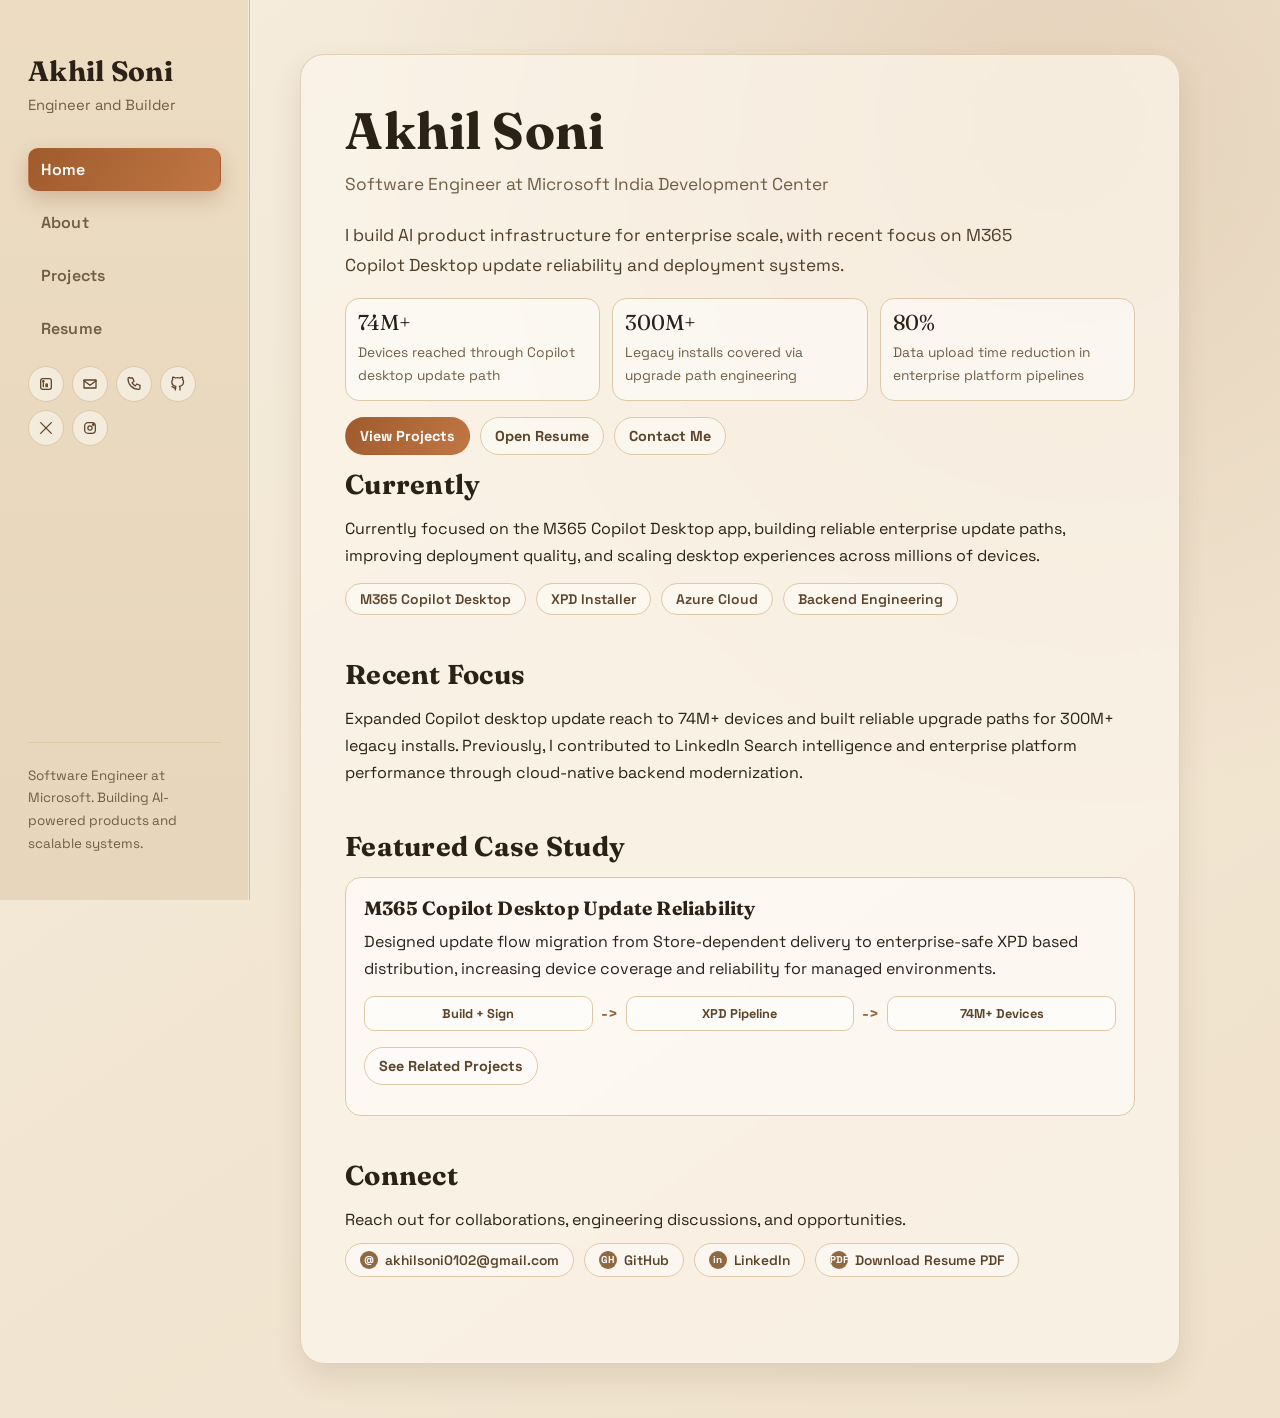
<file: index.html>
<!DOCTYPE html>
<html lang="en">
<head>
  <meta charset="UTF-8">
  <title>Akhil Soni</title>
  <meta name="viewport" content="width=device-width, initial-scale=1.0">
  <meta name="description" content="Akhil Soni - Software Engineer at Microsoft building M365 Copilot desktop experiences, intelligent search systems, and reliable cloud platforms.">
  <meta property="og:title" content="Akhil Soni | Software Engineer">
  <meta property="og:description" content="M365 Copilot Desktop, AI systems, and scalable platform engineering.">
  <meta property="og:type" content="website">
  <meta property="og:image" content="/assets/og-image.svg">
  <meta name="twitter:card" content="summary_large_image">
  <meta name="twitter:title" content="Akhil Soni | Software Engineer">
  <meta name="twitter:description" content="M365 Copilot Desktop, AI systems, and scalable platform engineering.">
  <meta name="twitter:image" content="/assets/og-image.svg">
  <link rel="icon" type="image/svg+xml" href="/assets/favicon.svg">
  <link rel="stylesheet" href="css/styles.css">
</head>
<body>
  <div class="sidebar">
    <div class="brand">
      <h2 class="name"><a class="brand-link" href="/">Akhil Soni</a></h2>
      <p class="tag">Engineer and Builder</p>
    </div>
    <nav class="nav-links" aria-label="Primary">
      <a class="active" href="/">Home</a>
      <a href="/pages/about.html">About</a>
      <a href="/pages/projects.html">Projects</a>
      <a href="/pages/resume.html">Resume</a>
    </nav>
    <div class="sidebar-social" aria-label="Contact links">
      <a class="social-icon-link" href="https://linkedin.com/in/akhilsoni/" target="_blank" rel="noopener noreferrer" aria-label="LinkedIn" title="LinkedIn"><svg viewBox="0 0 24 24" aria-hidden="true"><rect x="4" y="4" width="16" height="16" rx="3"></rect><path d="M8 10v6"></path><circle cx="8" cy="8" r="1"></circle><path d="M12 16v-3.2c0-1.2 2-1.2 2 0V16"></path></svg></a>
      <a class="social-icon-link" href="mailto:akhilsoni0102@gmail.com" aria-label="Email" title="Email"><svg viewBox="0 0 24 24" aria-hidden="true"><path d="M3 6h18v12H3z"></path><path d="m3 7 9 7 9-7"></path></svg></a>
      <a class="social-icon-link" href="tel:+918349598224" aria-label="Phone" title="Phone"><svg viewBox="0 0 24 24" aria-hidden="true"><path d="M6 3h4l2 5-3 2a14 14 0 0 0 5 5l2-3 5 2v4c0 1-1 2-2 2-8.8 0-16-7.2-16-16 0-1.1.9-2 2-2z"></path></svg></a>
      <a class="social-icon-link" href="https://github.com/AkhilSoni0102" target="_blank" rel="noopener noreferrer" aria-label="GitHub" title="GitHub"><svg viewBox="0 0 24 24" aria-hidden="true"><path d="M9 18c-4 1.2-4-2-6-2"></path><path d="M15 21v-3.2a3.1 3.1 0 0 0-.9-2.4c3-.3 6.2-1.5 6.2-6.6a5.1 5.1 0 0 0-1.4-3.6 4.8 4.8 0 0 0-.1-3.6s-1.2-.4-3.8 1.4a13 13 0 0 0-7 0c-2.6-1.8-3.8-1.4-3.8-1.4a4.8 4.8 0 0 0-.1 3.6 5.1 5.1 0 0 0-1.4 3.6c0 5 3.2 6.3 6.2 6.6a3.1 3.1 0 0 0-.9 2.4V21"></path></svg></a>
      <a class="social-icon-link" href="https://x.com/_AkhilSoni" target="_blank" rel="noopener noreferrer" aria-label="X" title="X"><svg viewBox="0 0 24 24" aria-hidden="true"><path d="M4 4l16 16"></path><path d="M20 4 4 20"></path></svg></a>
      <a class="social-icon-link" href="https://www.instagram.com/akhil.j34/" target="_blank" rel="noopener noreferrer" aria-label="Instagram" title="Instagram"><svg viewBox="0 0 24 24" aria-hidden="true"><rect x="4" y="4" width="16" height="16" rx="5"></rect><circle cx="12" cy="12" r="3.2"></circle><circle cx="17" cy="7" r="1"></circle></svg></a>
    </div>
    <p class="sidebar-note">Software Engineer at Microsoft. Building AI-powered products and scalable systems.</p>
  </div>

  <div class="main">
    <div class="container">
      <h1>Akhil Soni</h1>
      <p class="subtitle">
        Software Engineer at Microsoft India Development Center
      </p>
      <p class="hero-intro">
        I build AI product infrastructure for enterprise scale, with recent focus on M365 Copilot Desktop update reliability and deployment systems.
      </p>

      <div class="impact-grid" aria-label="Featured impact">
        <div class="impact-card">
          <span class="impact-value">74M+</span>
          <p class="impact-label">Devices reached through Copilot desktop update path</p>
        </div>
        <div class="impact-card">
          <span class="impact-value">300M+</span>
          <p class="impact-label">Legacy installs covered via upgrade path engineering</p>
        </div>
        <div class="impact-card">
          <span class="impact-value">80%</span>
          <p class="impact-label">Data upload time reduction in enterprise platform pipelines</p>
        </div>
      </div>

      <div class="cta-row">
        <a class="cta-button primary" href="/pages/projects.html" data-track="home_cta_projects">View Projects</a>
        <a class="cta-button secondary" href="/pages/resume.html" data-track="home_cta_resume">Open Resume</a>
        <a class="cta-button secondary" href="mailto:akhilsoni0102@gmail.com" data-track="home_cta_contact">Contact Me</a>
      </div>

      <div class="section">
        <h2>Currently</h2>
        <p>
          Currently focused on the M365 Copilot Desktop app, building reliable enterprise update paths, improving deployment quality, and scaling desktop experiences across millions of devices.
        </p>
        <div class="chip-row">
          <span class="chip">M365 Copilot Desktop</span>
          <span class="chip">XPD Installer</span>
          <span class="chip">Azure Cloud</span>
          <span class="chip">Backend Engineering</span>
        </div>
      </div>

      <div class="section">
        <h2>Recent Focus</h2>
        <p>
          Expanded Copilot desktop update reach to 74M+ devices and built reliable upgrade paths for 300M+ legacy installs. Previously, I contributed to LinkedIn Search intelligence and enterprise platform performance through cloud-native backend modernization.
        </p>
      </div>

      <div class="section">
        <h2>Featured Case Study</h2>
        <article class="case-study">
          <h3>M365 Copilot Desktop Update Reliability</h3>
          <p>
            Designed update flow migration from Store-dependent delivery to enterprise-safe XPD based distribution, increasing device coverage and reliability for managed environments.
          </p>
          <div class="mini-diagram" aria-label="Update flow diagram">
            <div class="mini-node">Build + Sign</div>
            <div class="mini-arrow">-></div>
            <div class="mini-node">XPD Pipeline</div>
            <div class="mini-arrow">-></div>
            <div class="mini-node">74M+ Devices</div>
          </div>
          <div class="cta-row">
            <a class="cta-button secondary" href="/pages/projects.html" data-track="home_case_study_details">See Related Projects</a>
          </div>
        </article>
      </div>

      <div class="section">
        <h2>Connect</h2>
        <p>
          Reach out for collaborations, engineering discussions, and opportunities.
        </p>
        <div class="meta-links">
          <a class="meta-link" href="mailto:akhilsoni0102@gmail.com" aria-label="Email Akhil Soni">
            <span class="clip-icon" aria-hidden="true">@</span>
            akhilsoni0102@gmail.com
          </a>
          <a class="meta-link" href="https://github.com/AkhilSoni0102" target="_blank" rel="noopener noreferrer" aria-label="Open GitHub profile" data-track="home_connect_github">
            <span class="clip-icon" aria-hidden="true">GH</span>
            GitHub
          </a>
          <a class="meta-link" href="https://linkedin.com/in/akhilsoni/" target="_blank" rel="noopener noreferrer" aria-label="Open LinkedIn profile" data-track="home_connect_linkedin">
            <span class="clip-icon" aria-hidden="true">in</span>
            LinkedIn
          </a>
          <a class="meta-link" href="/assets/Akhil_Soni_Resume.pdf" download aria-label="Download resume PDF" data-track="home_connect_resume_pdf">
            <span class="clip-icon" aria-hidden="true">PDF</span>
            Download Resume PDF
          </a>
        </div>
      </div>
    </div>
  </div>
  <script src="/assets/js/analytics.js" defer></script>
</body>
</html>
</file>
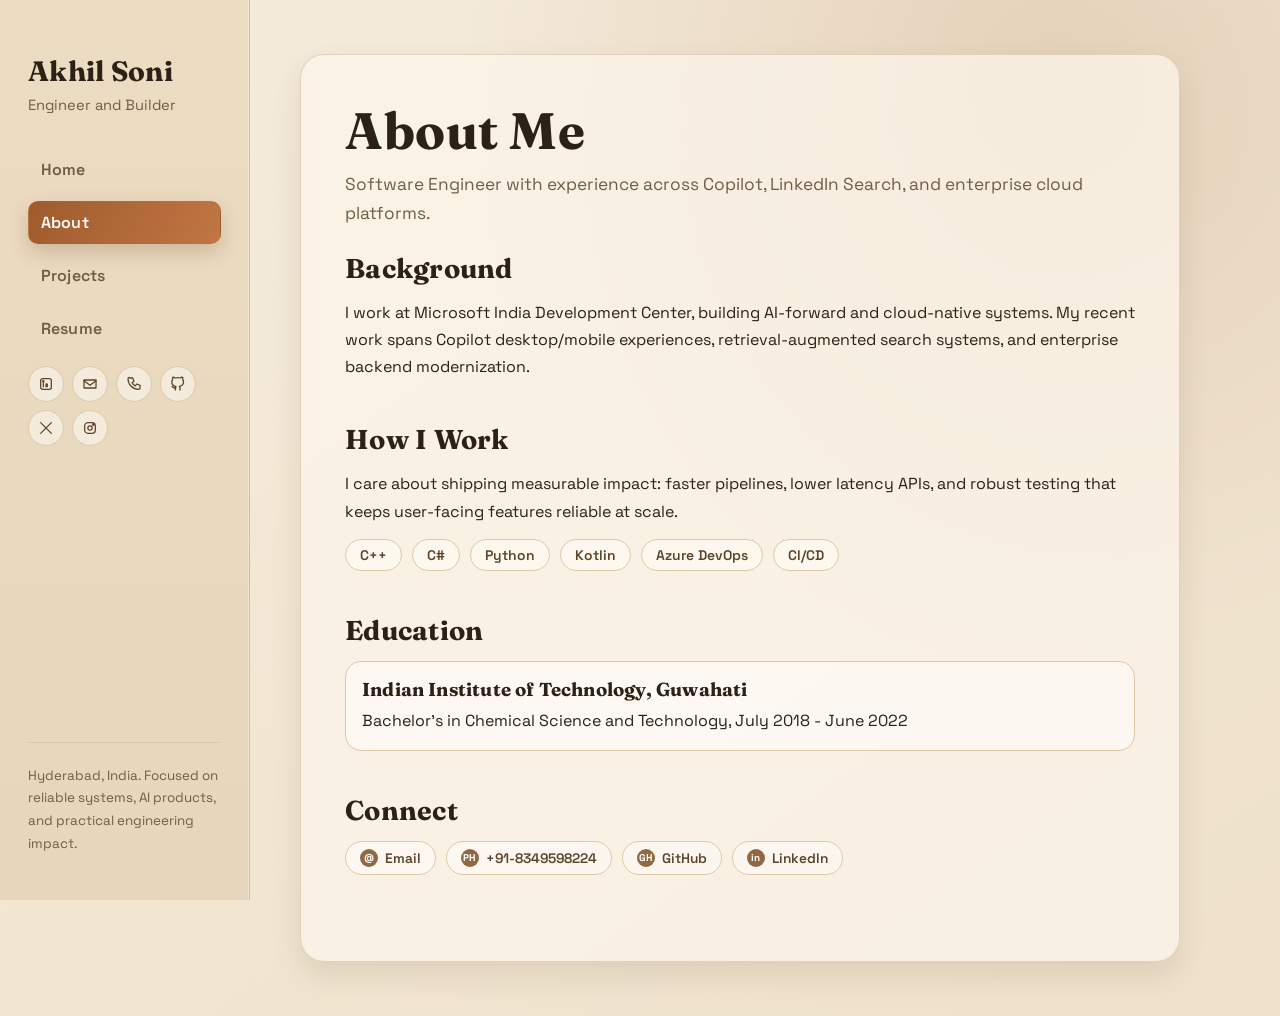
<file: pages/about.html>
<!DOCTYPE html>
<html lang="en">
<head>
  <meta charset="UTF-8">
  <title>About - Akhil Soni</title>
  <meta name="viewport" content="width=device-width, initial-scale=1.0">
  <meta name="description" content="About Akhil Soni - Software Engineer at Microsoft with experience across Copilot, LinkedIn Search, and enterprise cloud platforms.">
  <meta property="og:title" content="About | Akhil Soni">
  <meta property="og:description" content="Experience in AI products, backend systems, and platform modernization.">
  <meta property="og:type" content="profile">
  <meta property="og:image" content="/assets/og-image.svg">
  <meta name="twitter:card" content="summary_large_image">
  <link rel="icon" type="image/svg+xml" href="/assets/favicon.svg">
  <link rel="stylesheet" href="../css/styles.css">
</head>
<body>
  <div class="sidebar">
    <div class="brand">
      <h2 class="name"><a class="brand-link" href="/">Akhil Soni</a></h2>
      <p class="tag">Engineer and Builder</p>
    </div>
    <nav class="nav-links" aria-label="Primary">
      <a href="/">Home</a>
      <a class="active" href="/pages/about.html">About</a>
      <a href="/pages/projects.html">Projects</a>
      <a href="/pages/resume.html">Resume</a>
    </nav>
    <div class="sidebar-social" aria-label="Contact links">
      <a class="social-icon-link" href="https://linkedin.com/in/akhilsoni/" target="_blank" rel="noopener noreferrer" aria-label="LinkedIn" title="LinkedIn"><svg viewBox="0 0 24 24" aria-hidden="true"><rect x="4" y="4" width="16" height="16" rx="3"></rect><path d="M8 10v6"></path><circle cx="8" cy="8" r="1"></circle><path d="M12 16v-3.2c0-1.2 2-1.2 2 0V16"></path></svg></a>
      <a class="social-icon-link" href="mailto:akhilsoni0102@gmail.com" aria-label="Email" title="Email"><svg viewBox="0 0 24 24" aria-hidden="true"><path d="M3 6h18v12H3z"></path><path d="m3 7 9 7 9-7"></path></svg></a>
      <a class="social-icon-link" href="tel:+918349598224" aria-label="Phone" title="Phone"><svg viewBox="0 0 24 24" aria-hidden="true"><path d="M6 3h4l2 5-3 2a14 14 0 0 0 5 5l2-3 5 2v4c0 1-1 2-2 2-8.8 0-16-7.2-16-16 0-1.1.9-2 2-2z"></path></svg></a>
      <a class="social-icon-link" href="https://github.com/AkhilSoni0102" target="_blank" rel="noopener noreferrer" aria-label="GitHub" title="GitHub"><svg viewBox="0 0 24 24" aria-hidden="true"><path d="M9 18c-4 1.2-4-2-6-2"></path><path d="M15 21v-3.2a3.1 3.1 0 0 0-.9-2.4c3-.3 6.2-1.5 6.2-6.6a5.1 5.1 0 0 0-1.4-3.6 4.8 4.8 0 0 0-.1-3.6s-1.2-.4-3.8 1.4a13 13 0 0 0-7 0c-2.6-1.8-3.8-1.4-3.8-1.4a4.8 4.8 0 0 0-.1 3.6 5.1 5.1 0 0 0-1.4 3.6c0 5 3.2 6.3 6.2 6.6a3.1 3.1 0 0 0-.9 2.4V21"></path></svg></a>
      <a class="social-icon-link" href="https://x.com/_AkhilSoni" target="_blank" rel="noopener noreferrer" aria-label="X" title="X"><svg viewBox="0 0 24 24" aria-hidden="true"><path d="M4 4l16 16"></path><path d="M20 4 4 20"></path></svg></a>
      <a class="social-icon-link" href="https://www.instagram.com/akhil.j34/" target="_blank" rel="noopener noreferrer" aria-label="Instagram" title="Instagram"><svg viewBox="0 0 24 24" aria-hidden="true"><rect x="4" y="4" width="16" height="16" rx="5"></rect><circle cx="12" cy="12" r="3.2"></circle><circle cx="17" cy="7" r="1"></circle></svg></a>
    </div>
    <p class="sidebar-note">Hyderabad, India. Focused on reliable systems, AI products, and practical engineering impact.</p>
  </div>

  <div class="main">
    <div class="container">
      <h1>About Me</h1>
      <p class="subtitle">Software Engineer with experience across Copilot, LinkedIn Search, and enterprise cloud platforms.</p>

      <div class="section">
        <h2>Background</h2>
        <p>
          I work at Microsoft India Development Center, building AI-forward and cloud-native systems. My recent work spans Copilot desktop/mobile experiences, retrieval-augmented search systems, and enterprise backend modernization.
        </p>
      </div>

      <div class="section">
        <h2>How I Work</h2>
        <p>
          I care about shipping measurable impact: faster pipelines, lower latency APIs, and robust testing that keeps user-facing features reliable at scale.
        </p>
        <div class="chip-row">
          <span class="chip">C++</span>
          <span class="chip">C#</span>
          <span class="chip">Python</span>
          <span class="chip">Kotlin</span>
          <span class="chip">Azure DevOps</span>
          <span class="chip">CI/CD</span>
        </div>
      </div>

      <div class="section">
        <h2>Education</h2>
        <div class="edu-card">
          <h3>Indian Institute of Technology, Guwahati</h3>
          <p>Bachelor's in Chemical Science and Technology, July 2018 - June 2022</p>
        </div>
      </div>

      <div class="section">
        <h2>Connect</h2>
        <div class="meta-links">
          <a class="meta-link" href="mailto:akhilsoni0102@gmail.com" aria-label="Email Akhil Soni">
            <span class="clip-icon" aria-hidden="true">@</span>
            Email
          </a>
          <a class="meta-link" href="tel:+918349598224" aria-label="Call Akhil Soni">
            <span class="clip-icon" aria-hidden="true">PH</span>
            +91-8349598224
          </a>
          <a class="meta-link" href="https://github.com/AkhilSoni0102" target="_blank" rel="noopener noreferrer" aria-label="Open GitHub profile" data-track="about_connect_github">
            <span class="clip-icon" aria-hidden="true">GH</span>
            GitHub
          </a>
          <a class="meta-link" href="https://linkedin.com/in/akhilsoni/" target="_blank" rel="noopener noreferrer" aria-label="Open LinkedIn profile" data-track="about_connect_linkedin">
            <span class="clip-icon" aria-hidden="true">in</span>
            LinkedIn
          </a>
        </div>
      </div>
    </div>
  </div>
  <script src="/assets/js/analytics.js" defer></script>
</body>
</html>
</file>
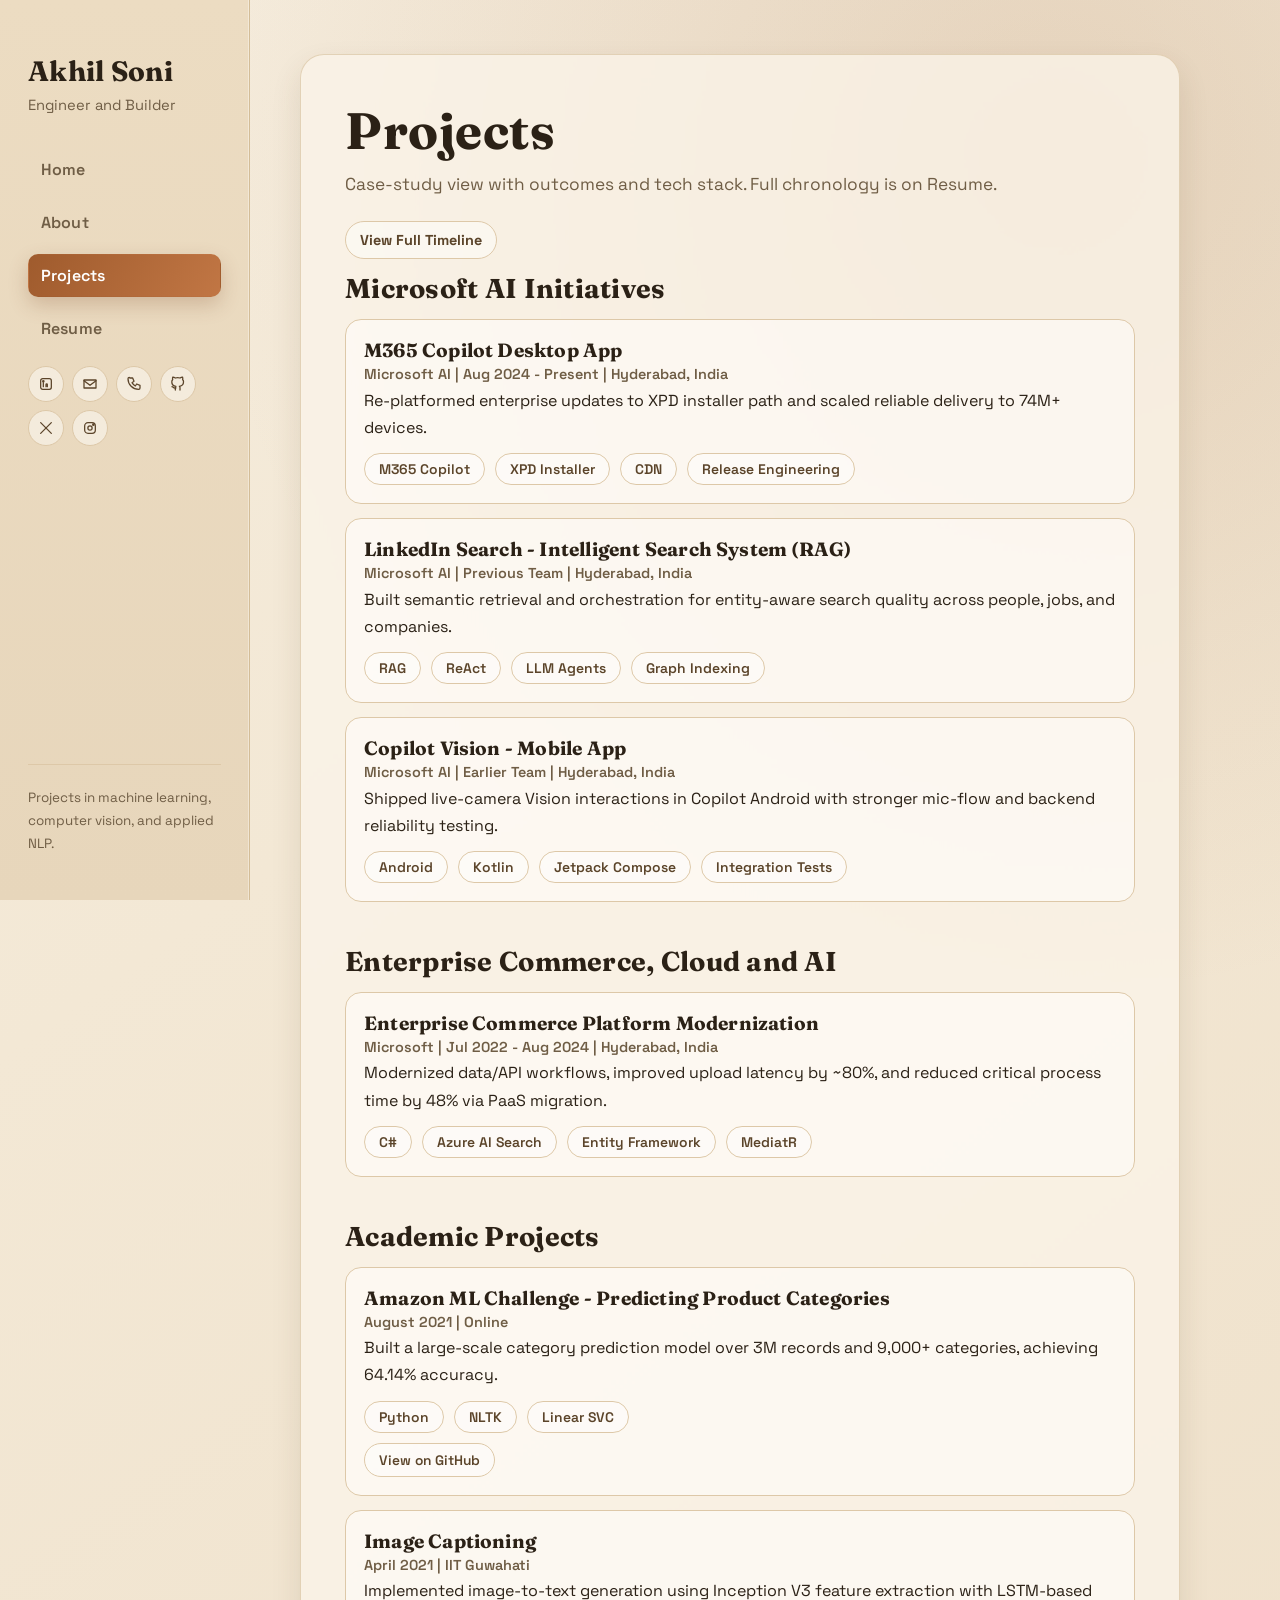
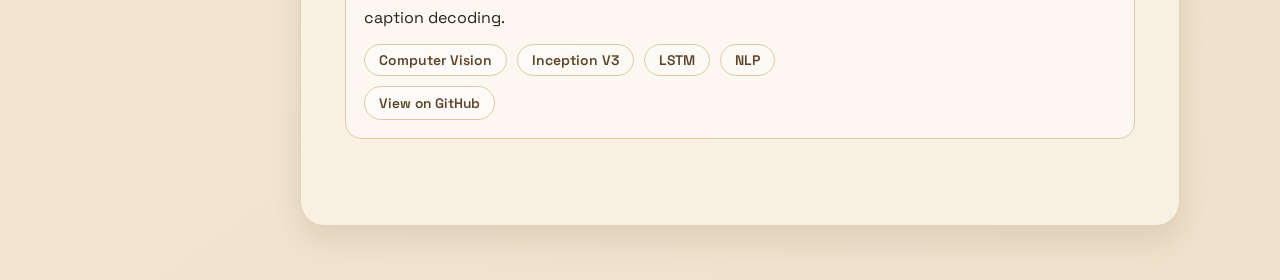
<file: pages/projects.html>
<!DOCTYPE html>
<html lang="en">
<head>
  <meta charset="UTF-8">
  <title>Projects - Akhil Soni</title>
  <meta name="viewport" content="width=device-width, initial-scale=1.0">
  <meta name="description" content="Selected case studies by Akhil Soni across M365 Copilot Desktop, LinkedIn Search, enterprise commerce modernization, and ML projects.">
  <meta property="og:title" content="Projects | Akhil Soni">
  <meta property="og:description" content="Concise engineering case studies with measurable outcomes and technology stack.">
  <meta property="og:type" content="website">
  <meta property="og:image" content="/assets/og-image.svg">
  <meta name="twitter:card" content="summary_large_image">
  <link rel="icon" type="image/svg+xml" href="/assets/favicon.svg">
  <link rel="stylesheet" href="../css/styles.css">
</head>
<body>
  <div class="sidebar">
    <div class="brand">
      <h2 class="name"><a class="brand-link" href="/">Akhil Soni</a></h2>
      <p class="tag">Engineer and Builder</p>
    </div>
    <nav class="nav-links" aria-label="Primary">
      <a href="/">Home</a>
      <a href="/pages/about.html">About</a>
      <a class="active" href="/pages/projects.html">Projects</a>
      <a href="/pages/resume.html">Resume</a>
    </nav>
    <div class="sidebar-social" aria-label="Contact links">
      <a class="social-icon-link" href="https://linkedin.com/in/akhilsoni/" target="_blank" rel="noopener noreferrer" aria-label="LinkedIn" title="LinkedIn"><svg viewBox="0 0 24 24" aria-hidden="true"><rect x="4" y="4" width="16" height="16" rx="3"></rect><path d="M8 10v6"></path><circle cx="8" cy="8" r="1"></circle><path d="M12 16v-3.2c0-1.2 2-1.2 2 0V16"></path></svg></a>
      <a class="social-icon-link" href="mailto:akhilsoni0102@gmail.com" aria-label="Email" title="Email"><svg viewBox="0 0 24 24" aria-hidden="true"><path d="M3 6h18v12H3z"></path><path d="m3 7 9 7 9-7"></path></svg></a>
      <a class="social-icon-link" href="tel:+918349598224" aria-label="Phone" title="Phone"><svg viewBox="0 0 24 24" aria-hidden="true"><path d="M6 3h4l2 5-3 2a14 14 0 0 0 5 5l2-3 5 2v4c0 1-1 2-2 2-8.8 0-16-7.2-16-16 0-1.1.9-2 2-2z"></path></svg></a>
      <a class="social-icon-link" href="https://github.com/AkhilSoni0102" target="_blank" rel="noopener noreferrer" aria-label="GitHub" title="GitHub"><svg viewBox="0 0 24 24" aria-hidden="true"><path d="M9 18c-4 1.2-4-2-6-2"></path><path d="M15 21v-3.2a3.1 3.1 0 0 0-.9-2.4c3-.3 6.2-1.5 6.2-6.6a5.1 5.1 0 0 0-1.4-3.6 4.8 4.8 0 0 0-.1-3.6s-1.2-.4-3.8 1.4a13 13 0 0 0-7 0c-2.6-1.8-3.8-1.4-3.8-1.4a4.8 4.8 0 0 0-.1 3.6 5.1 5.1 0 0 0-1.4 3.6c0 5 3.2 6.3 6.2 6.6a3.1 3.1 0 0 0-.9 2.4V21"></path></svg></a>
      <a class="social-icon-link" href="https://x.com/_AkhilSoni" target="_blank" rel="noopener noreferrer" aria-label="X" title="X"><svg viewBox="0 0 24 24" aria-hidden="true"><path d="M4 4l16 16"></path><path d="M20 4 4 20"></path></svg></a>
      <a class="social-icon-link" href="https://www.instagram.com/akhil.j34/" target="_blank" rel="noopener noreferrer" aria-label="Instagram" title="Instagram"><svg viewBox="0 0 24 24" aria-hidden="true"><rect x="4" y="4" width="16" height="16" rx="5"></rect><circle cx="12" cy="12" r="3.2"></circle><circle cx="17" cy="7" r="1"></circle></svg></a>
    </div>
    <p class="sidebar-note">Projects in machine learning, computer vision, and applied NLP.</p>
  </div>

  <div class="main">
    <div class="container">
      <h1>Projects</h1>
      <p class="subtitle">Case-study view with outcomes and tech stack. Full chronology is on Resume.</p>

      <div class="cta-row">
        <a class="cta-button secondary" href="/pages/resume.html" data-track="projects_cta_timeline">View Full Timeline</a>
      </div>

      <div class="section">
        <h2>Microsoft AI Initiatives</h2>
        <div class="project-group">
          <article class="project-entry">
            <h3>M365 Copilot Desktop App</h3>
            <p class="project-meta">Microsoft AI | Aug 2024 - Present | Hyderabad, India</p>
            <p>Re-platformed enterprise updates to XPD installer path and scaled reliable delivery to 74M+ devices.</p>
            <div class="chip-row">
              <span class="chip">M365 Copilot</span>
              <span class="chip">XPD Installer</span>
              <span class="chip">CDN</span>
              <span class="chip">Release Engineering</span>
            </div>
          </article>

          <article class="project-entry">
            <h3>LinkedIn Search - Intelligent Search System (RAG)</h3>
            <p class="project-meta">Microsoft AI | Previous Team | Hyderabad, India</p>
            <p>Built semantic retrieval and orchestration for entity-aware search quality across people, jobs, and companies.</p>
            <div class="chip-row">
              <span class="chip">RAG</span>
              <span class="chip">ReAct</span>
              <span class="chip">LLM Agents</span>
              <span class="chip">Graph Indexing</span>
            </div>
          </article>

          <article class="project-entry">
            <h3>Copilot Vision - Mobile App</h3>
            <p class="project-meta">Microsoft AI | Earlier Team | Hyderabad, India</p>
            <p>Shipped live-camera Vision interactions in Copilot Android with stronger mic-flow and backend reliability testing.</p>
            <div class="chip-row">
              <span class="chip">Android</span>
              <span class="chip">Kotlin</span>
              <span class="chip">Jetpack Compose</span>
              <span class="chip">Integration Tests</span>
            </div>
          </article>
        </div>
      </div>

      <div class="section">
        <h2>Enterprise Commerce, Cloud and AI</h2>
        <div class="project-group">
          <article class="project-entry">
            <h3>Enterprise Commerce Platform Modernization</h3>
            <p class="project-meta">Microsoft | Jul 2022 - Aug 2024 | Hyderabad, India</p>
            <p>Modernized data/API workflows, improved upload latency by ~80%, and reduced critical process time by 48% via PaaS migration.</p>
            <div class="chip-row">
              <span class="chip">C#</span>
              <span class="chip">Azure AI Search</span>
              <span class="chip">Entity Framework</span>
              <span class="chip">MediatR</span>
            </div>
          </article>
        </div>
      </div>

      <div class="section">
        <h2>Academic Projects</h2>
        <div class="project-group">
          <article class="project-entry">
            <h3>Amazon ML Challenge - Predicting Product Categories</h3>
            <p class="project-meta">August 2021 | Online</p>
            <p>Built a large-scale category prediction model over 3M records and 9,000+ categories, achieving 64.14% accuracy.</p>
            <div class="chip-row">
              <span class="chip">Python</span>
              <span class="chip">NLTK</span>
              <span class="chip">Linear SVC</span>
            </div>
            <div class="meta-links">
              <a class="meta-link" href="https://github.com/AkhilSoni0102/Amazon-ML-Challenge" target="_blank" rel="noopener noreferrer" data-track="projects_amazon_repo">View on GitHub</a>
            </div>
          </article>

          <article class="project-entry">
            <h3>Image Captioning</h3>
            <p class="project-meta">April 2021 | IIT Guwahati</p>
            <p>Implemented image-to-text generation using Inception V3 feature extraction with LSTM-based caption decoding.</p>
            <div class="chip-row">
              <span class="chip">Computer Vision</span>
              <span class="chip">Inception V3</span>
              <span class="chip">LSTM</span>
              <span class="chip">NLP</span>
            </div>
            <div class="meta-links">
              <a class="meta-link" href="https://github.com/AkhilSoni0102/Image-Captioning" target="_blank" rel="noopener noreferrer" data-track="projects_caption_repo">View on GitHub</a>
            </div>
          </article>
        </div>
      </div>
    </div>
  </div>
  <script src="/assets/js/analytics.js" defer></script>
</body>
</html>
</file>
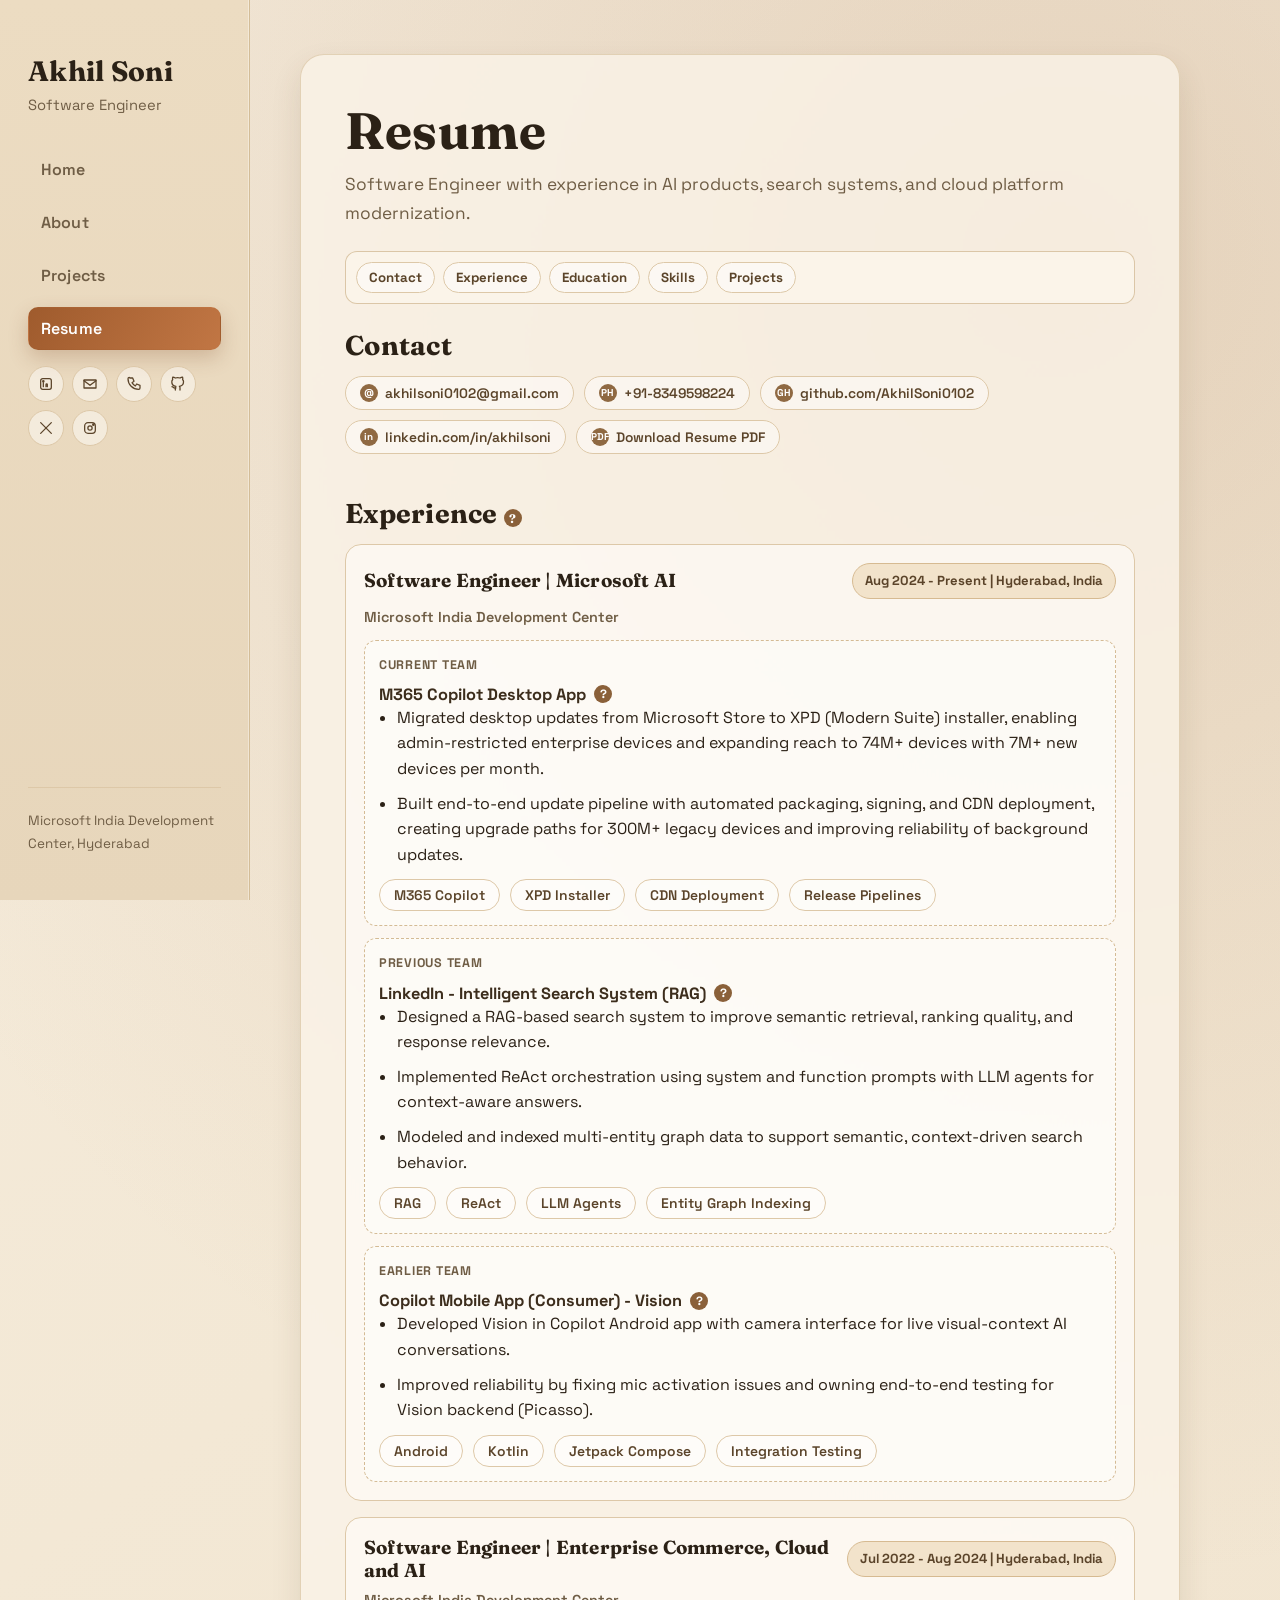
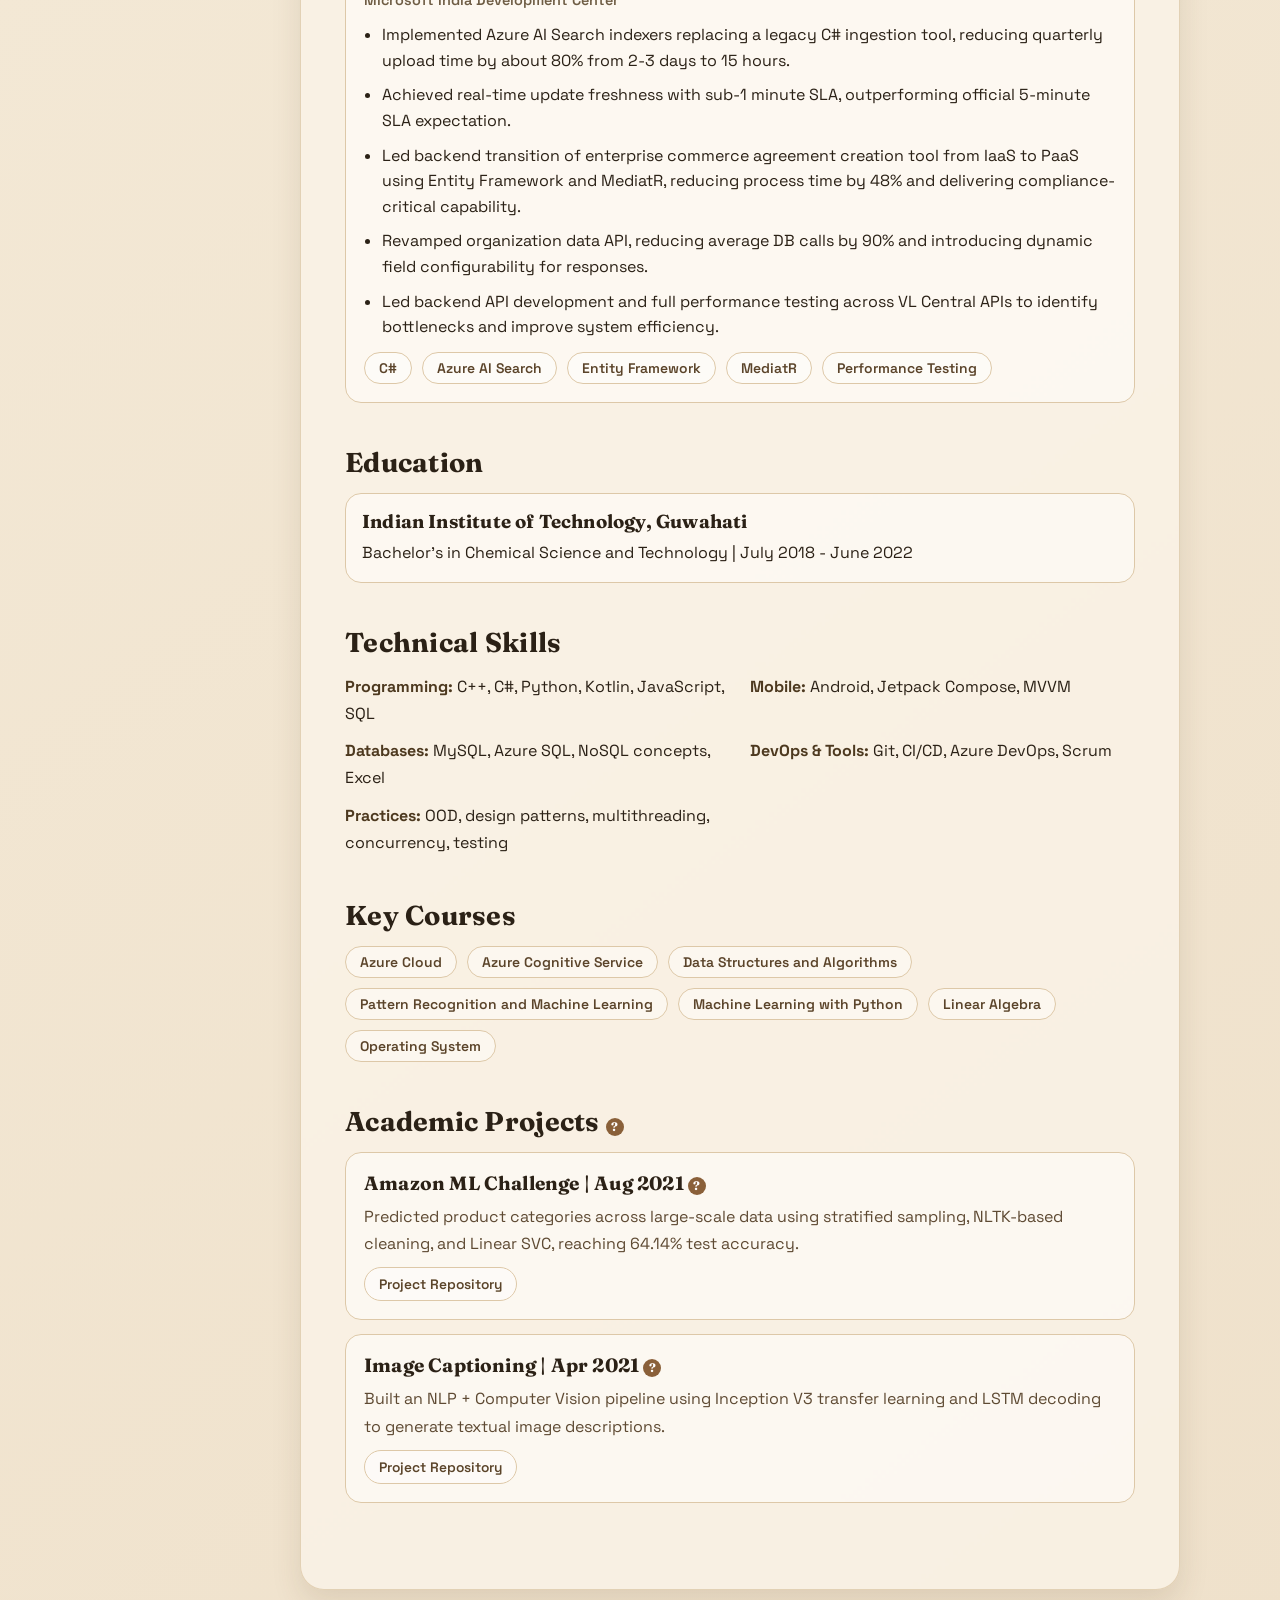
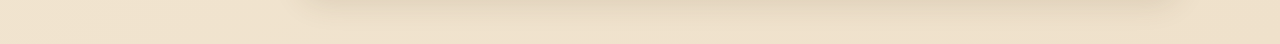
<file: pages/resume.html>
<!DOCTYPE html>
<html lang="en">
<head>
  <meta charset="UTF-8">
  <title>Resume - Akhil Soni</title>
  <meta name="viewport" content="width=device-width, initial-scale=1.0">
  <meta name="description" content="Resume of Akhil Soni - Software Engineer at Microsoft with experience in M365 Copilot, LinkedIn Search, and enterprise platform modernization.">
  <meta property="og:title" content="Resume | Akhil Soni">
  <meta property="og:description" content="Experience, education, technical skills, and project highlights.">
  <meta property="og:type" content="profile">
  <meta property="og:image" content="/assets/og-image.svg">
  <meta name="twitter:card" content="summary_large_image">
  <link rel="icon" type="image/svg+xml" href="/assets/favicon.svg">
  <link rel="stylesheet" href="../css/styles.css">
</head>
<body>
  <div class="sidebar">
    <div class="brand">
      <h2 class="name"><a class="brand-link" href="/">Akhil Soni</a></h2>
      <p class="tag">Software Engineer</p>
    </div>
    <nav class="nav-links" aria-label="Primary">
      <a href="/">Home</a>
      <a href="/pages/about.html">About</a>
      <a href="/pages/projects.html">Projects</a>
      <a class="active" href="/pages/resume.html">Resume</a>
    </nav>
    <div class="sidebar-social" aria-label="Contact links">
      <a class="social-icon-link" href="https://linkedin.com/in/akhilsoni/" target="_blank" rel="noopener noreferrer" aria-label="LinkedIn" title="LinkedIn"><svg viewBox="0 0 24 24" aria-hidden="true"><rect x="4" y="4" width="16" height="16" rx="3"></rect><path d="M8 10v6"></path><circle cx="8" cy="8" r="1"></circle><path d="M12 16v-3.2c0-1.2 2-1.2 2 0V16"></path></svg></a>
      <a class="social-icon-link" href="mailto:akhilsoni0102@gmail.com" aria-label="Email" title="Email"><svg viewBox="0 0 24 24" aria-hidden="true"><path d="M3 6h18v12H3z"></path><path d="m3 7 9 7 9-7"></path></svg></a>
      <a class="social-icon-link" href="tel:+918349598224" aria-label="Phone" title="Phone"><svg viewBox="0 0 24 24" aria-hidden="true"><path d="M6 3h4l2 5-3 2a14 14 0 0 0 5 5l2-3 5 2v4c0 1-1 2-2 2-8.8 0-16-7.2-16-16 0-1.1.9-2 2-2z"></path></svg></a>
      <a class="social-icon-link" href="https://github.com/AkhilSoni0102" target="_blank" rel="noopener noreferrer" aria-label="GitHub" title="GitHub"><svg viewBox="0 0 24 24" aria-hidden="true"><path d="M9 18c-4 1.2-4-2-6-2"></path><path d="M15 21v-3.2a3.1 3.1 0 0 0-.9-2.4c3-.3 6.2-1.5 6.2-6.6a5.1 5.1 0 0 0-1.4-3.6 4.8 4.8 0 0 0-.1-3.6s-1.2-.4-3.8 1.4a13 13 0 0 0-7 0c-2.6-1.8-3.8-1.4-3.8-1.4a4.8 4.8 0 0 0-.1 3.6 5.1 5.1 0 0 0-1.4 3.6c0 5 3.2 6.3 6.2 6.6a3.1 3.1 0 0 0-.9 2.4V21"></path></svg></a>
      <a class="social-icon-link" href="https://x.com/_AkhilSoni" target="_blank" rel="noopener noreferrer" aria-label="X" title="X"><svg viewBox="0 0 24 24" aria-hidden="true"><path d="M4 4l16 16"></path><path d="M20 4 4 20"></path></svg></a>
      <a class="social-icon-link" href="https://www.instagram.com/akhil.j34/" target="_blank" rel="noopener noreferrer" aria-label="Instagram" title="Instagram"><svg viewBox="0 0 24 24" aria-hidden="true"><rect x="4" y="4" width="16" height="16" rx="5"></rect><circle cx="12" cy="12" r="3.2"></circle><circle cx="17" cy="7" r="1"></circle></svg></a>
    </div>
    <p class="sidebar-note">Microsoft India Development Center, Hyderabad</p>
  </div>

  <div class="main">
    <div class="container">
      <h1>Resume</h1>
      <p class="subtitle">Software Engineer with experience in AI products, search systems, and cloud platform modernization.</p>

      <nav class="quick-nav" aria-label="Resume quick navigation">
        <a href="#contact">Contact</a>
        <a href="#experience">Experience</a>
        <a href="#education">Education</a>
        <a href="#skills">Skills</a>
        <a href="#projects">Projects</a>
      </nav>

      <div class="section" id="contact">
        <h2>Contact</h2>
        <div class="meta-links">
          <a class="meta-link" href="mailto:akhilsoni0102@gmail.com" aria-label="Email Akhil Soni">
            <span class="clip-icon" aria-hidden="true">@</span>
            akhilsoni0102@gmail.com
          </a>
          <a class="meta-link" href="tel:+918349598224" aria-label="Call Akhil Soni">
            <span class="clip-icon" aria-hidden="true">PH</span>
            +91-8349598224
          </a>
          <a class="meta-link" href="https://github.com/AkhilSoni0102" target="_blank" rel="noopener noreferrer" aria-label="Open GitHub profile" data-track="resume_connect_github">
            <span class="clip-icon" aria-hidden="true">GH</span>
            github.com/AkhilSoni0102
          </a>
          <a class="meta-link" href="https://linkedin.com/in/akhilsoni/" target="_blank" rel="noopener noreferrer" aria-label="Open LinkedIn profile" data-track="resume_connect_linkedin">
            <span class="clip-icon" aria-hidden="true">in</span>
            linkedin.com/in/akhilsoni
          </a>
          <a class="meta-link" href="../assets/Akhil_Soni_Resume.pdf" download aria-label="Download resume PDF" data-track="resume_download_pdf">
            <span class="clip-icon" aria-hidden="true">PDF</span>
            Download Resume PDF
          </a>
        </div>
      </div>

      <div class="section" id="experience">
        <h2>
          Experience
          <span class="info-tip" tabindex="0" aria-label="What is this section?">?
            <span class="tip-content">Recent to older impact across Microsoft teams and orgs.</span>
          </span>
        </h2>
        <div class="timeline">
          <article class="timeline-item">
            <div class="experience-head">
              <h3>Software Engineer | Microsoft AI</h3>
              <p class="timeline-badge">Aug 2024 - Present | Hyderabad, India</p>
            </div>
            <p class="org-name">Microsoft India Development Center</p>
            <div class="team-block">
              <p class="team-label">Current Team</p>
              <h4>
                M365 Copilot Desktop App
                <span class="info-tip" tabindex="0" aria-label="What is M365 Copilot Desktop App?">?
                  <span class="tip-content">Enterprise Copilot app for Microsoft 365 users.</span>
                </span>
              </h4>
              <ul class="resume-list">
                <li>Migrated desktop updates from Microsoft Store to XPD (Modern Suite) installer, enabling admin-restricted enterprise devices and expanding reach to 74M+ devices with 7M+ new devices per month.</li>
                <li>Built end-to-end update pipeline with automated packaging, signing, and CDN deployment, creating upgrade paths for 300M+ legacy devices and improving reliability of background updates.</li>
              </ul>
              <div class="chip-row team-tech">
                <span class="chip">M365 Copilot</span>
                <span class="chip">XPD Installer</span>
                <span class="chip">CDN Deployment</span>
                <span class="chip">Release Pipelines</span>
              </div>
            </div>

            <div class="team-block">
              <p class="team-label">Previous Team</p>
              <h4>
                LinkedIn - Intelligent Search System (RAG)
                <span class="info-tip" tabindex="0" aria-label="What is LinkedIn Intelligent Search System?">?
                  <span class="tip-content">AI-powered semantic search for people, jobs, and companies.</span>
                </span>
              </h4>
              <ul class="resume-list">
                <li>Designed a RAG-based search system to improve semantic retrieval, ranking quality, and response relevance.</li>
                <li>Implemented ReAct orchestration using system and function prompts with LLM agents for context-aware answers.</li>
                <li>Modeled and indexed multi-entity graph data to support semantic, context-driven search behavior.</li>
              </ul>
              <div class="chip-row team-tech">
                <span class="chip">RAG</span>
                <span class="chip">ReAct</span>
                <span class="chip">LLM Agents</span>
                <span class="chip">Entity Graph Indexing</span>
              </div>
            </div>

            <div class="team-block">
              <p class="team-label">Earlier Team</p>
              <h4>
                Copilot Mobile App (Consumer) - Vision
                <span class="info-tip" tabindex="0" aria-label="What is Copilot Mobile Consumer Vision?">?
                  <span class="tip-content">Consumer Copilot feature for live camera-based AI chat.</span>
                </span>
              </h4>
              <ul class="resume-list">
                <li>Developed Vision in Copilot Android app with camera interface for live visual-context AI conversations.</li>
                <li>Improved reliability by fixing mic activation issues and owning end-to-end testing for Vision backend (Picasso).</li>
              </ul>
              <div class="chip-row team-tech">
                <span class="chip">Android</span>
                <span class="chip">Kotlin</span>
                <span class="chip">Jetpack Compose</span>
                <span class="chip">Integration Testing</span>
              </div>
            </div>
          </article>

          <article class="timeline-item">
            <div class="experience-head">
              <h3>Software Engineer | Enterprise Commerce, Cloud and AI</h3>
              <p class="timeline-badge">Jul 2022 - Aug 2024 | Hyderabad, India</p>
            </div>
            <p class="org-name">Microsoft India Development Center</p>
            <ul class="resume-list">
              <li>Implemented Azure AI Search indexers replacing a legacy C# ingestion tool, reducing quarterly upload time by about 80% from 2-3 days to 15 hours.</li>
              <li>Achieved real-time update freshness with sub-1 minute SLA, outperforming official 5-minute SLA expectation.</li>
              <li>Led backend transition of enterprise commerce agreement creation tool from IaaS to PaaS using Entity Framework and MediatR, reducing process time by 48% and delivering compliance-critical capability.</li>
              <li>Revamped organization data API, reducing average DB calls by 90% and introducing dynamic field configurability for responses.</li>
              <li>Led backend API development and full performance testing across VL Central APIs to identify bottlenecks and improve system efficiency.</li>
            </ul>
            <div class="chip-row team-tech">
              <span class="chip">C#</span>
              <span class="chip">Azure AI Search</span>
              <span class="chip">Entity Framework</span>
              <span class="chip">MediatR</span>
              <span class="chip">Performance Testing</span>
            </div>
          </article>
        </div>
      </div>

      <div class="section" id="education">
        <h2>Education</h2>
        <div class="edu-card">
          <h3>Indian Institute of Technology, Guwahati</h3>
          <p>Bachelor's in Chemical Science and Technology | July 2018 - June 2022</p>
        </div>
      </div>

      <div class="section" id="skills">
        <h2>Technical Skills</h2>
        <div class="skills-grid">
          <p><span class="label">Programming:</span> C++, C#, Python, Kotlin, JavaScript, SQL</p>
          <p><span class="label">Mobile:</span> Android, Jetpack Compose, MVVM</p>
          <p><span class="label">Databases:</span> MySQL, Azure SQL, NoSQL concepts, Excel</p>
          <p><span class="label">DevOps & Tools:</span> Git, CI/CD, Azure DevOps, Scrum</p>
          <p><span class="label">Practices:</span> OOD, design patterns, multithreading, concurrency, testing</p>
        </div>
      </div>

      <div class="section" id="projects">
        <h2>Key Courses</h2>
        <div class="chip-row">
          <span class="chip">Azure Cloud</span>
          <span class="chip">Azure Cognitive Service</span>
          <span class="chip">Data Structures and Algorithms</span>
          <span class="chip">Pattern Recognition and Machine Learning</span>
          <span class="chip">Machine Learning with Python</span>
          <span class="chip">Linear Algebra</span>
          <span class="chip">Operating System</span>
        </div>
      </div>

      <div class="section">
        <h2>
          Academic Projects
          <span class="info-tip" tabindex="0" aria-label="What is this section?">?
            <span class="tip-content">Selected university and competition projects.</span>
          </span>
        </h2>
        <div class="project-list">
          <article class="project-card">
            <h3>
              Amazon ML Challenge | Aug 2021
              <span class="info-tip" tabindex="0" aria-label="What is Amazon ML Challenge?">?
                <span class="tip-content">ML competition on large-scale product category prediction.</span>
              </span>
            </h3>
            <p>Predicted product categories across large-scale data using stratified sampling, NLTK-based cleaning, and Linear SVC, reaching 64.14% test accuracy.</p>
            <div class="meta-links">
              <a class="meta-link" href="https://github.com/AkhilSoni0102/Amazon-ML-Challenge" target="_blank" rel="noopener noreferrer">Project Repository</a>
            </div>
          </article>

          <article class="project-card">
            <h3>
              Image Captioning | Apr 2021
              <span class="info-tip" tabindex="0" aria-label="What is Image Captioning project?">?
                <span class="tip-content">CV + NLP system that turns images into text captions.</span>
              </span>
            </h3>
            <p>Built an NLP + Computer Vision pipeline using Inception V3 transfer learning and LSTM decoding to generate textual image descriptions.</p>
            <div class="meta-links">
              <a class="meta-link" href="https://github.com/AkhilSoni0102/Image-Captioning" target="_blank" rel="noopener noreferrer">Project Repository</a>
            </div>
          </article>
        </div>
      </div>
    </div>
  </div>
  <script src="/assets/js/analytics.js" defer></script>
</body>
</html>
</file>
<file: css/styles.css>
@import url("https://fonts.googleapis.com/css2?family=Fraunces:opsz,wght@9..144,500;9..144,700&family=Space+Grotesk:wght@400;500;600&display=swap");

:root {
  --bg: #f5ecdd;
  --bg-soft: #efe1cb;
  --surface: #fbf5ea;
  --sidebar: #e7d6bb;
  --sidebar-border: #d3bd98;
  --text: #2b2116;
  --muted: #6f5d45;
  --accent: #9f5b2d;
  --accent-soft: #c17644;
  --line: #ddc8a8;
  --shadow: 0 14px 30px rgba(84, 57, 28, 0.12);
  --max-width: 880px;
}

* {
  box-sizing: border-box;
}

body {
  margin: 0;
  font-family: "Space Grotesk", "Segoe UI", sans-serif;
  color: var(--text);
  display: flex;
  min-height: 100vh;
  background:
    radial-gradient(circle at 82% 8%, rgba(170, 119, 76, 0.2), transparent 42%),
    linear-gradient(145deg, var(--bg) 0%, #f3e8d5 38%, var(--bg-soft) 100%);
}

.sidebar {
  width: 250px;
  background: linear-gradient(180deg, #ecdcc2 0%, var(--sidebar) 100%);
  border-right: 1px solid var(--sidebar-border);
  padding: 56px 28px 34px;
  display: flex;
  flex-direction: column;
  position: fixed;
  top: 0;
  left: 0;
  height: 100vh;
  box-shadow: inset -1px 0 0 rgba(255, 255, 255, 0.35);
}

.brand {
  margin-bottom: 30px;
}

.brand .name {
  font-family: "Fraunces", serif;
  font-size: 1.75rem;
  line-height: 1.1;
  margin: 0 0 6px;
}

.brand-link {
  color: inherit;
  text-decoration: none;
}

.brand-link:hover {
  color: #4a331f;
}

.brand .tag {
  margin: 0;
  color: var(--muted);
  font-size: 0.92rem;
}

.nav-links {
  display: flex;
  flex-direction: column;
  gap: 10px;
}

.nav-links a {
  color: var(--muted);
  text-decoration: none;
  font-size: 1rem;
  font-weight: 600;
  letter-spacing: 0.01em;
  padding: 10px 12px;
  border-radius: 10px;
  border: 1px solid transparent;
  transition: all 0.2s ease;
}

.nav-links a:hover {
  color: var(--text);
  border-color: var(--line);
  background: rgba(255, 255, 255, 0.38);
}

a:focus-visible,
button:focus-visible,
.info-tip:focus-visible {
  outline: 2px solid #8f5a2d;
  outline-offset: 2px;
}

.nav-links a.active {
  color: #fff;
  background: linear-gradient(120deg, var(--accent) 0%, var(--accent-soft) 100%);
  border-color: transparent;
  box-shadow: 0 8px 20px rgba(120, 66, 33, 0.24);
}

.sidebar-social {
  display: flex;
  flex-wrap: wrap;
  gap: 8px;
  margin-top: 16px;
}

.social-icon-link {
  width: 36px;
  height: 36px;
  border-radius: 999px;
  border: 1px solid var(--line);
  background: rgba(255, 255, 255, 0.45);
  color: #5b442a;
  text-decoration: none;
  display: inline-flex;
  align-items: center;
  justify-content: center;
  font-size: 0.66rem;
  font-weight: 700;
  letter-spacing: 0.01em;
  transition: all 0.2s ease;
}

.social-icon-link svg {
  width: 16px;
  height: 16px;
  stroke: currentColor;
  stroke-width: 1.9;
  fill: none;
  stroke-linecap: round;
  stroke-linejoin: round;
}

.sr-only {
  position: absolute;
  width: 1px;
  height: 1px;
  padding: 0;
  margin: -1px;
  overflow: hidden;
  clip: rect(0, 0, 0, 0);
  white-space: nowrap;
  border: 0;
}

.social-icon-link:hover {
  color: #fff;
  border-color: transparent;
  background: linear-gradient(120deg, var(--accent) 0%, var(--accent-soft) 100%);
}

.sidebar-note {
  margin-top: auto;
  padding-top: 22px;
  font-size: 0.84rem;
  color: var(--muted);
  border-top: 1px solid var(--line);
}

.main {
  flex: 1;
  margin-left: 250px;
  padding: 54px 50px;
}

.container {
  max-width: var(--max-width);
  background: rgba(251, 245, 234, 0.75);
  border: 1px solid rgba(214, 191, 156, 0.65);
  box-shadow: var(--shadow);
  border-radius: 24px;
  padding: 44px;
  backdrop-filter: blur(1.5px);
}

h1,
h2,
h3 {
  font-family: "Fraunces", Georgia, serif;
  letter-spacing: 0.01em;
}

h1 {
  font-size: clamp(2.3rem, 4vw, 3.4rem);
  margin: 0 0 8px;
}

.subtitle {
  color: var(--muted);
  font-size: 1.08rem;
  margin: 0 0 22px;
}

.hero-intro {
  font-size: 1.08rem;
  max-width: 66ch;
  margin: 0 0 18px;
  color: #4f3d29;
}

.impact-grid {
  display: grid;
  grid-template-columns: repeat(3, minmax(0, 1fr));
  gap: 12px;
  margin: 18px 0 8px;
}

.impact-card {
  border: 1px solid var(--line);
  background: rgba(255, 255, 255, 0.5);
  border-radius: 14px;
  padding: 12px;
}

.impact-value {
  display: block;
  font-family: "Fraunces", Georgia, serif;
  font-size: 1.35rem;
  line-height: 1.1;
}

.impact-label {
  margin: 6px 0 0;
  color: var(--muted);
  font-size: 0.86rem;
}

.cta-row {
  display: flex;
  flex-wrap: wrap;
  gap: 10px;
  margin-top: 16px;
  margin-bottom: 12px;
}

.cta-button {
  text-decoration: none;
  border-radius: 999px;
  padding: 9px 14px;
  font-size: 0.9rem;
  font-weight: 700;
  border: 1px solid var(--line);
}

.cta-button.primary {
  color: #fff;
  border-color: transparent;
  background: linear-gradient(120deg, var(--accent) 0%, var(--accent-soft) 100%);
}

.cta-button.secondary {
  color: #5b442a;
  background: rgba(255, 255, 255, 0.42);
}

.quick-nav {
  position: sticky;
  top: 12px;
  z-index: 4;
  display: flex;
  flex-wrap: wrap;
  gap: 8px;
  margin: 6px 0 24px;
  padding: 10px;
  border: 1px solid rgba(214, 191, 156, 0.85);
  border-radius: 12px;
  background: rgba(251, 245, 234, 0.92);
  backdrop-filter: blur(2px);
}

.quick-nav a {
  text-decoration: none;
  border: 1px solid var(--line);
  border-radius: 999px;
  padding: 6px 12px;
  color: #5b442a;
  font-size: 0.83rem;
  font-weight: 700;
  background: rgba(255, 255, 255, 0.46);
}

.quick-nav a:hover {
  color: #fff;
  background: linear-gradient(120deg, var(--accent) 0%, var(--accent-soft) 100%);
  border-color: transparent;
}

.case-study {
  border: 1px solid var(--line);
  border-radius: 16px;
  padding: 18px;
  background: rgba(255, 255, 255, 0.48);
}

.case-study h3 {
  margin: 0 0 8px;
  font-size: 1.2rem;
}

.case-study p {
  margin: 0;
}

.mini-diagram {
  margin-top: 14px;
  display: grid;
  grid-template-columns: 1fr auto 1fr auto 1fr;
  gap: 8px;
  align-items: center;
}

.mini-node {
  border: 1px solid var(--line);
  border-radius: 10px;
  padding: 8px;
  text-align: center;
  font-size: 0.8rem;
  font-weight: 700;
  background: rgba(255, 255, 255, 0.55);
  color: #5b442a;
}

.mini-arrow {
  font-size: 1rem;
  color: #93653e;
  font-weight: 700;
}

.section {
  margin-bottom: 42px;
  animation: rise-in 0.7s ease both;
}

.section:nth-of-type(2) {
  animation-delay: 0.12s;
}

.section:nth-of-type(3) {
  animation-delay: 0.24s;
}

.section h2 {
  font-size: 1.7rem;
  margin: 0 0 14px;
}

p {
  margin: 0 0 10px;
  line-height: 1.7;
}

.chip-row {
  display: flex;
  flex-wrap: wrap;
  gap: 10px;
  margin-top: 14px;
}

.chip {
  border: 1px solid var(--line);
  background: rgba(255, 255, 255, 0.4);
  color: #5b442a;
  border-radius: 999px;
  padding: 6px 14px;
  font-size: 0.87rem;
  font-weight: 600;
}

.project-list {
  display: grid;
  gap: 14px;
}

.project-card {
  padding: 18px;
  border-radius: 16px;
  border: 1px solid var(--line);
  background: rgba(255, 255, 255, 0.48);
}

.project-card h3 {
  margin: 0 0 8px;
  font-size: 1.2rem;
}

.project-card p {
  margin: 0;
  color: #5e4a33;
}

.project-group {
  display: grid;
  gap: 14px;
}

.project-entry {
  border: 1px solid var(--line);
  background: rgba(255, 255, 255, 0.48);
  border-radius: 16px;
  padding: 18px;
}

.project-entry h3 {
  margin: 0;
  font-size: 1.2rem;
}

.project-entry p {
  margin: 0;
}

.project-entry .chip-row {
  margin-top: 12px;
}

.project-meta {
  margin: 6px 0 12px;
  font-size: 0.9rem;
  color: var(--muted);
  font-weight: 600;
}

.meta-links {
  display: flex;
  flex-wrap: wrap;
  gap: 10px;
  margin-top: 10px;
}

.meta-link {
  display: inline-flex;
  align-items: center;
  gap: 7px;
  text-decoration: none;
  border: 1px solid var(--line);
  color: #5b442a;
  background: rgba(255, 255, 255, 0.45);
  border-radius: 999px;
  padding: 7px 14px;
  font-size: 0.86rem;
  font-weight: 600;
  transition: all 0.2s ease;
}

.clip-icon {
  width: 18px;
  height: 18px;
  border-radius: 999px;
  background: #8f6942;
  color: #fff;
  display: inline-flex;
  align-items: center;
  justify-content: center;
  font-size: 0.62rem;
  font-weight: 700;
  line-height: 1;
  letter-spacing: 0.01em;
  flex: 0 0 auto;
}

.meta-link:hover {
  color: #fff;
  background: linear-gradient(120deg, var(--accent) 0%, var(--accent-soft) 100%);
  border-color: transparent;
}

.timeline {
  display: grid;
  gap: 16px;
}

.timeline-item {
  border: 1px solid var(--line);
  background: rgba(255, 255, 255, 0.46);
  border-radius: 16px;
  padding: 18px;
}

.timeline-item h3 {
  margin: 0;
  font-size: 1.18rem;
}

.experience-head {
  display: flex;
  justify-content: space-between;
  align-items: center;
  gap: 12px;
  margin-bottom: 6px;
}

.timeline-badge {
  margin: 0;
  font-size: 0.82rem;
  color: #5b442a;
  background: #f2e3cb;
  border: 1px solid #d6ba91;
  border-radius: 999px;
  padding: 6px 12px;
  font-weight: 700;
  white-space: nowrap;
}

.org-name {
  margin: 0 0 10px;
  color: var(--muted);
  font-size: 0.9rem;
  font-weight: 600;
}

.timeline-item h4 {
  margin: 0;
  font-size: 1.02rem;
  color: #3c2d1c;
  display: flex;
  align-items: center;
  gap: 8px;
  flex-wrap: wrap;
}

.timeline-meta {
  margin: 7px 0 10px;
  color: var(--muted);
  font-size: 0.9rem;
}

.team-block {
  border: 1px dashed #d4bb95;
  border-radius: 12px;
  background: rgba(255, 255, 255, 0.35);
  padding: 14px;
  margin-bottom: 12px;
}

.team-block:last-child {
  margin-bottom: 0;
}

.team-label {
  margin: 0 0 8px;
  color: var(--muted);
  font-size: 0.78rem;
  text-transform: uppercase;
  letter-spacing: 0.06em;
  font-weight: 700;
}

.team-tech {
  margin-top: 12px;
}

.info-tip {
  width: 18px;
  height: 18px;
  display: inline-flex;
  align-items: center;
  justify-content: center;
  border-radius: 999px;
  background: #8a6039;
  color: #fff;
  font-size: 0.75rem;
  font-weight: 700;
  position: relative;
  cursor: help;
  outline: none;
}

.tip-content {
  display: block;
  position: absolute;
  left: 50%;
  bottom: calc(100% + 10px);
  transform: translateX(-50%);
  width: min(320px, 78vw);
  background: #f6ecdc;
  color: #3f2f1d;
  border: 1px solid #cfae84;
  border-radius: 10px;
  padding: 8px 10px;
  font-size: 0.78rem;
  line-height: 1.45;
  box-shadow: 0 8px 18px rgba(85, 57, 28, 0.2);
  opacity: 0;
  visibility: hidden;
  pointer-events: none;
  transition: opacity 0.2s ease;
  z-index: 10;
}

.info-tip:hover .tip-content,
.info-tip:focus .tip-content {
  opacity: 1;
  visibility: visible;
}

.timeline-item ul,
.resume-list {
  margin: 0;
  padding-left: 18px;
}

.timeline-item li,
.resume-list li {
  margin-bottom: 9px;
  line-height: 1.6;
}

.skills-grid {
  display: grid;
  grid-template-columns: repeat(2, minmax(0, 1fr));
  gap: 10px 20px;
}

.skills-grid p {
  margin: 0;
}

.label {
  font-weight: 700;
  color: #4d391f;
}

.edu-card {
  border: 1px solid var(--line);
  background: rgba(255, 255, 255, 0.46);
  border-radius: 16px;
  padding: 16px;
}

.edu-card h3 {
  margin: 0 0 6px;
}

.edu-card p {
  margin: 0;
}

@keyframes rise-in {
  from {
    opacity: 0;
    transform: translateY(14px);
  }
  to {
    opacity: 1;
    transform: translateY(0);
  }
}

@media (prefers-reduced-motion: reduce) {
  *,
  *::before,
  *::after {
    animation-duration: 0.01ms !important;
    animation-iteration-count: 1 !important;
    transition-duration: 0.01ms !important;
    scroll-behavior: auto !important;
  }
}

@media (max-width: 900px) {
  body {
    display: block;
  }

  .sidebar {
    position: static;
    width: 100%;
    height: auto;
    padding: 24px 20px;
    border-right: none;
    border-bottom: 1px solid var(--sidebar-border);
  }

  .brand {
    margin-bottom: 18px;
  }

  .brand .name {
    font-size: 1.45rem;
  }

  .nav-links {
    flex-direction: row;
    flex-wrap: wrap;
    gap: 8px;
  }

  .nav-links a {
    font-size: 0.92rem;
    padding: 8px 11px;
  }

  .sidebar-social {
    margin-top: 12px;
  }

  .sidebar-note {
    margin-top: 16px;
    padding-top: 14px;
  }

  .main {
    margin-left: 0;
    padding: 20px 16px 34px;
  }

  .container {
    padding: 24px 18px;
    border-radius: 18px;
  }

  .section {
    margin-bottom: 30px;
  }

  .impact-grid {
    grid-template-columns: 1fr;
  }

  .mini-diagram {
    grid-template-columns: 1fr;
  }

  .mini-arrow {
    transform: rotate(90deg);
    justify-self: center;
  }

  .quick-nav {
    top: 8px;
  }

  .skills-grid {
    grid-template-columns: 1fr;
  }

  .experience-head {
    align-items: flex-start;
    flex-direction: column;
  }

  .timeline-badge {
    white-space: normal;
  }

  .tip-content {
    left: 0;
    transform: none;
  }
}

@media (hover: none) {
  .info-tip {
    width: auto;
    height: auto;
    border-radius: 6px;
    padding: 1px 5px;
    background: #b28356;
    font-size: 0.68rem;
  }

  .tip-content {
    position: static;
    transform: none;
    width: auto;
    margin-top: 6px;
    opacity: 1;
    visibility: visible;
    pointer-events: auto;
    box-shadow: none;
  }

  .quick-nav {
    position: static;
  }
}
</file>
